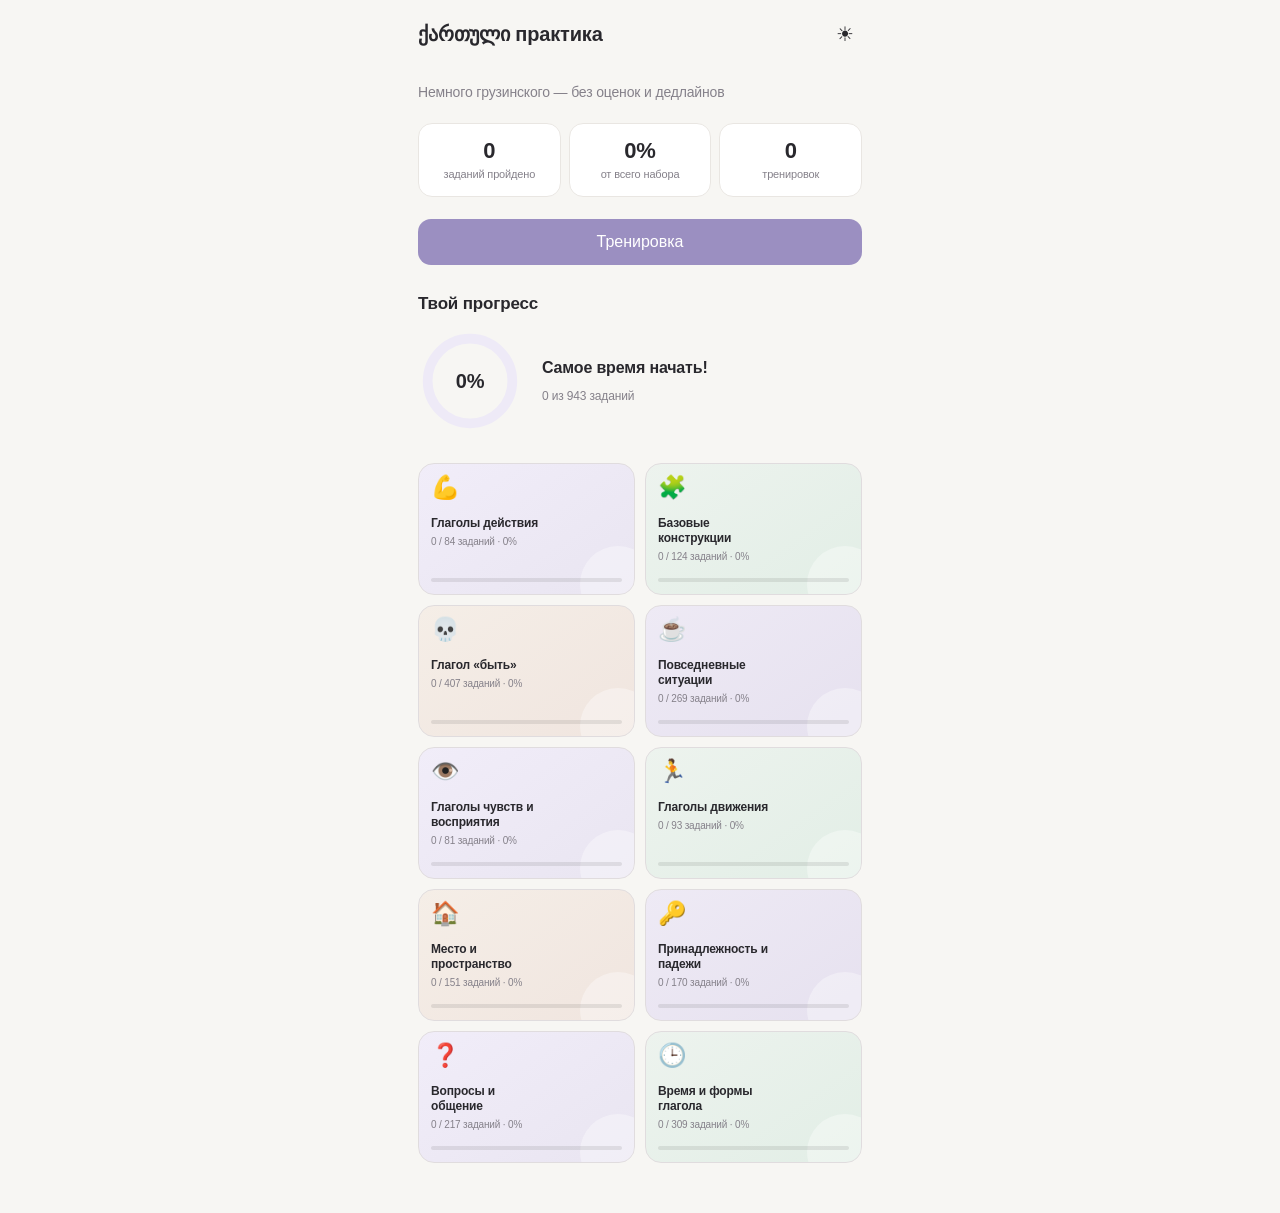
<file: index.html>
<!doctype html>
<html lang="ru" data-version="asset-hash">
<head>
  <!-- Yandex.Metrika counter -->
  <script type="text/javascript">
      (function(m,e,t,r,i,k,a){
          m[i]=m[i]||function(){(m[i].a=m[i].a||[]).push(arguments)};
          m[i].l=1*new Date();
          for (var j = 0; j < document.scripts.length; j++) {if (document.scripts[j].src === r) { return; }}
          k=e.createElement(t),a=e.getElementsByTagName(t)[0],k.async=1,k.src=r,a.parentNode.insertBefore(k,a)
      })(window, document,"script","https://mc.yandex.ru/metrika/tag.js?id=112838302", "ym");

      ym(112838302, "init", {ssr:true, webvisor:true, clickmap:true, ecommerce:"dataLayer", referrer: document.referrer, url: location.href, accurateTrackBounce:true, trackLinks:true});
  </script>
  <noscript><div><img src="https://mc.yandex.ru/watch/112838302" style="position:absolute; left:-9999px;" alt="" /></div></noscript>
  <!-- /Yandex.Metrika counter -->
  <meta charset="utf-8">
  <meta name="viewport" content="width=device-width,initial-scale=1,viewport-fit=cover">
  <meta name="theme-color" content="#f7f6f3">
  <link rel="icon" type="image/svg+xml" href="favicon.svg">
  <link rel="apple-touch-icon" href="favicon.svg">
  <title>ქართული — практика</title>
  <link rel="stylesheet" href="style.04146bbd.css">
</head>
<body>
  <main class="app" id="app" aria-live="polite"></main>
  <script src="app.6b173b82.js"></script>
</body>
</html>
</file>
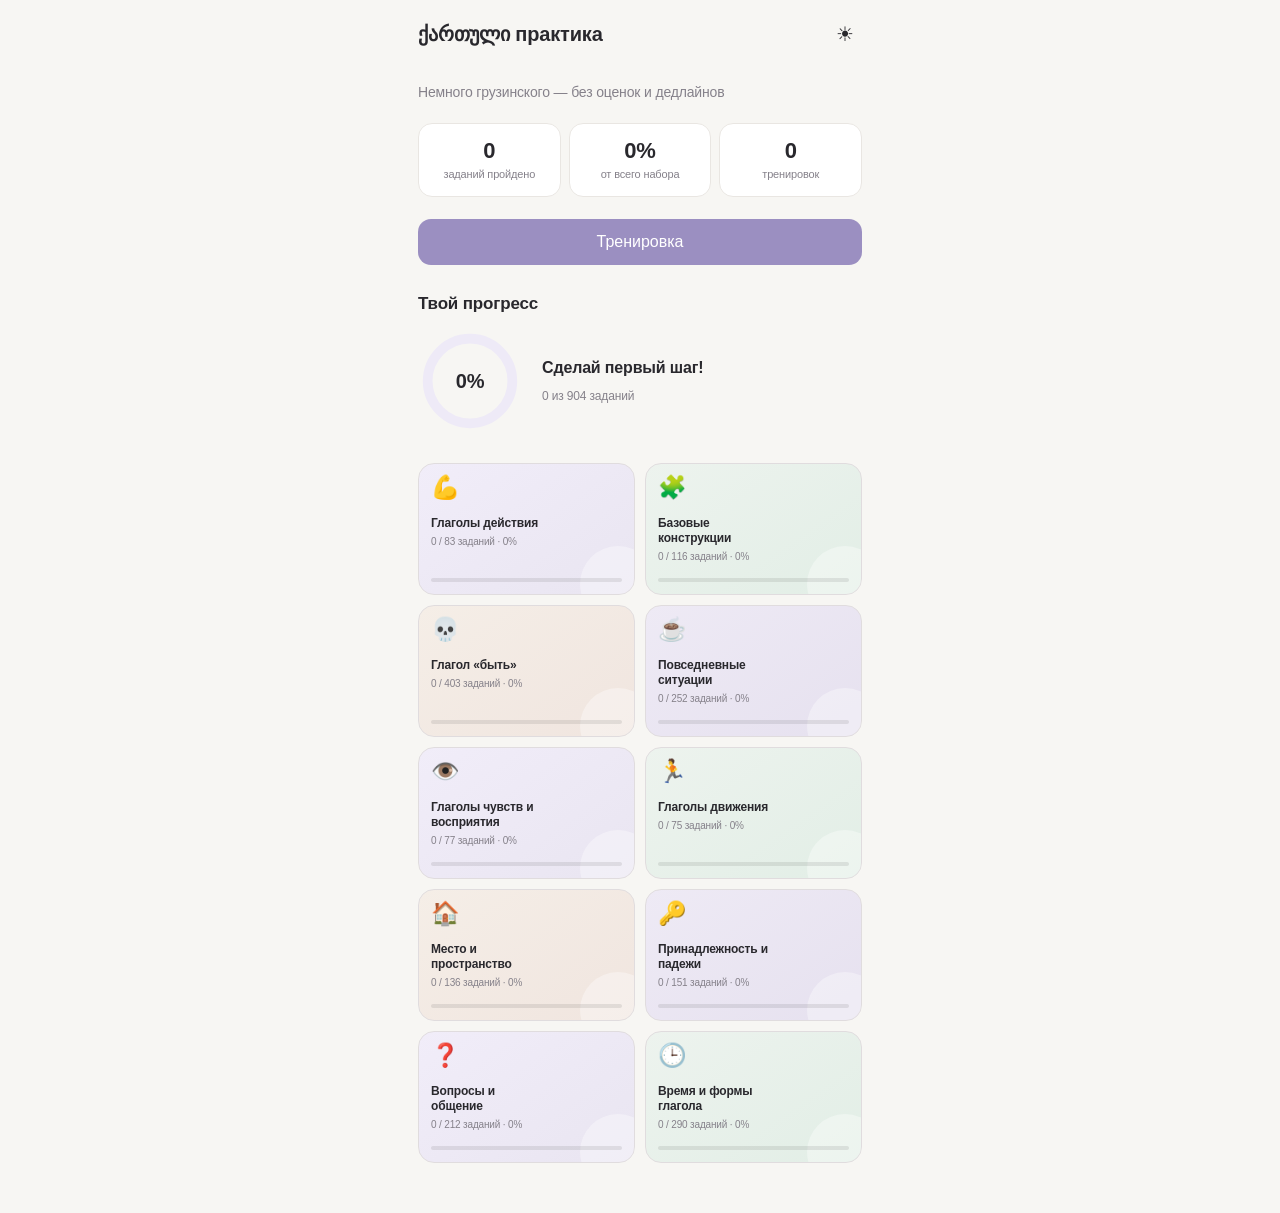
<file: simple_kartuli.html>
<!doctype html>
<html lang="ru" data-version="dev">
<head>
  <meta charset="utf-8">
  <meta name="viewport" content="width=device-width,initial-scale=1,viewport-fit=cover">
  <meta name="theme-color" content="#f7f6f3">
  <title>ქართული — практика</title>
  <link rel="stylesheet" href="style.css">
</head>
<body>
  <main class="app" id="app" aria-live="polite"></main>
  <script src="app.js"></script>
</body>
</html>
</file>
<file: style.04146bbd.css>
:root {
  --bg: #f7f6f3;
  --card: #fff;
  --text: #29282d;
  --muted: #85818a;
  --line: #e9e6e2;
  --accent: #9b8fc1;
  --accent-strong: #8778b3;
  --accent2: #eeeaf7;
  --good: #769b80;
  --bad: #b78383;
  --soft: #f0efed;
  --shadow: 0 6px 24px rgba(48, 42, 58, .055);
}

body.dark {
  --bg: #18191c;
  --card: #222327;
  --text: #eeeef0;
  --muted: #9d9ca3;
  --line: #323338;
  --accent: #aaa0ca;
  --accent-strong: #bbb0dc;
  --accent2: #302d3b;
  --good: #8eaf97;
  --bad: #c39393;
  --soft: #292a2f;
  --shadow: none;
}

* { box-sizing: border-box; }
html { background: var(--bg); }
body {
  margin: 0;
  min-width: 320px;
  background: var(--bg);
  color: var(--text);
  font-family: -apple-system, BlinkMacSystemFont, "Segoe UI", Roboto, "Noto Sans Georgian", "Noto Sans", sans-serif;
  font-weight: 400;
  letter-spacing: -.01em;
}
button, input, textarea { font: inherit; }
button { cursor: pointer; -webkit-tap-highlight-color: transparent; }
button:disabled { cursor: default; opacity: .45; }
.app {
  width: min(100%, 480px);
  min-height: 100dvh;
  margin: auto;
  padding: 0 18px 42px;
}
.exercise-screen { padding-bottom: 142px; }
.fade-in { animation: fade-in .24s ease both; }
.slide-in { animation: slide-in .27s cubic-bezier(.2,.8,.2,1) both; }
@keyframes fade-in { from { opacity: .35; } to { opacity: 1; } }
@keyframes slide-in { from { opacity: .7; transform: translateX(16px); } to { opacity: 1; transform: none; } }
@media (prefers-reduced-motion: reduce) {
  *, *::before, *::after { animation-duration: .01ms !important; transition-duration: .01ms !important; }
}

header {
  height: 68px;
  display: flex;
  align-items: center;
  justify-content: space-between;
  gap: 10px;
}
.logo { font-size: 20px; font-weight: 600; }
.header-title { flex: 1; font-weight: 600; font-size: 16px; }
.icon-button, .back-button {
  border: 0;
  background: transparent;
  color: var(--text);
  padding: 8px;
  display: grid;
  place-items: center;
}
.icon-button { font-size: 20px; }
.back-button { padding-left: 0; font-size: 24px; }
.icon { width: 20px; height: 20px; fill: none; stroke: currentColor; stroke-width: 1.8; stroke-linecap: round; stroke-linejoin: round; }

h1 { margin: 10px 0 7px; font-size: 26px; line-height: 1.2; letter-spacing: -.03em; }
h2 { margin: 28px 0 11px; font-size: 17px; line-height: 1.25; }
p { line-height: 1.5; }
.lead, .muted { color: var(--muted); font-size: 14px; }
.small { color: var(--muted); font-size: 12px; }
.section-label { margin: 24px 0 5px; font-size: 14px; font-weight: 600; }
.section-help { color: var(--muted); font-size: 12px; margin-bottom: 10px; }

.card {
  background: var(--card);
  border: 1px solid var(--line);
  border-radius: 17px;
  padding: 16px;
  margin: 11px 0;
  box-shadow: var(--shadow);
}
.card-button { width: 100%; color: inherit; text-align: left; }
.card-button:active, .primary:active, .secondary:active, .step-button:active { transform: scale(.992); }
.paused-card { border-color: color-mix(in srgb, var(--accent) 45%, var(--line)); background: color-mix(in srgb, var(--accent2) 45%, var(--card)); }
.paused-title { font-weight: 600; margin-bottom: 5px; }
.progress-line { display: flex; align-items: center; gap: 10px; margin-top: 12px; }
.progress-track { height: 4px; flex: 1; overflow: hidden; border-radius: 99px; background: var(--line); }
.progress-track i { display: block; height: 100%; border-radius: inherit; background: var(--accent); transition: width .25s ease; }
.progress-number { min-width: 39px; text-align: right; color: var(--muted); font-size: 12px; }

.progress-overview { display: flex; gap: 8px; margin: 20px 0 10px; }
.progress-widget { padding: 0; border: 0; background: transparent; box-shadow: none; }
.progress-widget .progress-overview { min-height: 112px; margin: 0; align-items: center; gap: 20px; }
.progress-ring { width: 104px; height: 104px; position: relative; display: grid; place-items: center; flex: none; }
.progress-ring svg { position: absolute; inset: 0; transform: rotate(-90deg); }
.progress-ring circle { fill: none; stroke-width: 8; }
.progress-ring .ring-track { stroke: var(--accent2); }
.progress-ring .ring-fill { stroke: var(--accent); stroke-linecap: round; stroke-dasharray: 220; transition: stroke-dashoffset .35s ease; }
.progress-ring b { font-size: 20px; }
.progress-copy { flex: 1; }
.progress-copy strong { display: block; margin-bottom: 7px; font-size: 16px; line-height: 1.35; }
.progress-copy span { color: var(--muted); font-size: 12px; line-height: 1.4; }
.progress-islands {
  display: grid;
  grid-template-columns: repeat(2, minmax(0, 1fr));
  gap: 10px;
  margin: 24px 0 0;
  padding: 2px 0 8px;
}
.progress-island {
  position: relative;
  min-width: 0;
  min-height: 132px;
  display: flex;
  flex-direction: column;
  align-items: flex-start;
  padding: 12px;
  overflow: hidden;
  border: 1px solid color-mix(in srgb, var(--accent) 12%, var(--line));
  border-radius: 16px;
  background: linear-gradient(145deg, #f1edf9, #e9e5f1);
}
.progress-island:nth-child(4n + 2) { background: linear-gradient(145deg, #edf3ee, #e2eee6); }
.progress-island:nth-child(4n + 3) { background: linear-gradient(145deg, #f5eee7, #f0e5df); }
.progress-island:nth-child(4n + 4) { background: linear-gradient(145deg, #eeeaf5, #e6e1ef); }
body.dark .progress-island { border-color: #3a3b42; background: #2a2b31; }
body.dark .progress-island:nth-child(4n + 2) { background: #29312e; }
body.dark .progress-island:nth-child(4n + 3) { background: #332d2d; }
body.dark .progress-island:nth-child(4n + 4) { background: #302d38; }

.progress-island::after {
  content: "";
  position: absolute;
  right: -22px;
  bottom: -28px;
  width: 76px;
  height: 76px;
  border-radius: 50%;
  background: rgba(255, 255, 255, .34);
}
body.dark .progress-island::after { background: rgba(255, 255, 255, .045); }
.progress-island-icon { position: relative; z-index: 1; color: var(--accent-strong); font-size: 23px; line-height: 1; }
.progress-island strong { position: relative; z-index: 1; max-width: 112px; margin-top: 17px; font-size: 12px; line-height: 1.25; }
.progress-island small { position: relative; z-index: 1; margin-top: 5px; color: var(--muted); font-size: 10px; line-height: 1.25; }
.progress-island-track { position: relative; z-index: 1; width: 100%; height: 4px; margin-top: auto; overflow: hidden; border-radius: 99px; background: rgba(41, 40, 45, .1); }
.progress-island-track b { display: block; height: 100%; border-radius: inherit; background: var(--accent); transition: width .25s ease; }

.stat { flex: 1; padding: 14px 8px; text-align: center; background: var(--card); border: 1px solid var(--line); border-radius: 14px; }
.stat b { display: block; font-size: 22px; font-weight: 600; }
.stat small { display: block; margin-top: 4px; color: var(--muted); font-size: 11px; line-height: 1.25; }
.cta { border-color: color-mix(in srgb, var(--accent) 55%, var(--line)); background: var(--accent2); }
.cta strong { display: block; font-size: 14px; line-height: 1.4; }
.cta p { margin: 7px 0 0; color: var(--muted); font-size: 13px; }

.primary, .secondary {
  width: 100%;
  border-radius: 13px;
  padding: 14px;
  border: 0;
  margin-top: 12px;
  transition: transform .16s ease, background .16s ease;
}
.primary { background: var(--accent); color: #fff; }
.primary:hover { background: var(--accent-strong); }
.secondary { background: var(--soft); color: var(--text); }
.text-button { border: 0; background: transparent; color: var(--accent-strong); padding: 9px 0; }

.topic-cloud { display: flex; flex-wrap: wrap; gap: 7px; margin: 9px 0 26px; }
.topic-chip {
  display: inline-flex;
  align-items: center;
  gap: 6px;
  min-height: 36px;
  padding: 7px 10px;
  border: 1px solid var(--line);
  border-radius: 11px;
  background: var(--card);
  color: var(--text);
  font-size: 13px;
  transition: .18s ease;
}
.topic-chip.selected { border-color: var(--accent); background: var(--accent2); color: var(--accent-strong); }
.topic-chip .check { display: none; }
.topic-chip.selected .check { display: inline; }
.quantity-panel { padding: 12px; border: 1px solid color-mix(in srgb, var(--accent) 18%, var(--line)); border-radius: 17px; background: var(--accent2); }
.stepper { display: grid; grid-template-columns: 46px 1fr 46px; align-items: center; }
.step-button { width: 46px; height: 46px; border: 0; border-radius: 50%; background: var(--card); color: var(--text); box-shadow: 0 1px 4px rgba(40, 35, 50, .05); font-size: 23px; transition: transform .16s ease; }
.step-value { text-align: center; font-size: 30px; font-weight: 550; }
.presets { display: grid; grid-template-columns: repeat(4, 1fr); gap: 7px; margin-top: 11px; }
.preset { border: 0; border-radius: 9px; padding: 8px 4px; background: color-mix(in srgb, var(--card) 58%, transparent); color: var(--muted); font-size: 12px; }
.preset.selected { color: var(--accent-strong); background: var(--card); box-shadow: 0 1px 4px rgba(40, 35, 50, .05); }
.difficulty-panel { padding: 14px 14px 11px; border: 1px solid color-mix(in srgb, var(--accent) 18%, var(--line)); border-radius: 17px; background: var(--accent2); }
.difficulty-heading { display: grid; grid-template-columns: 1fr auto 1fr; align-items: center; gap: 8px; color: var(--muted); font-size: 12px; }
.difficulty-heading strong { color: var(--accent-strong); font-size: 12px; font-weight: 600; text-align: center; }
.difficulty-heading span:last-child { text-align: right; }
.difficulty-slider { display: block; width: 100%; height: 24px; margin: 9px 0 1px; appearance: none; background: transparent; cursor: grab; }
.difficulty-slider:active { cursor: grabbing; }
.difficulty-slider::-webkit-slider-runnable-track { height: 4px; border-radius: 99px; background: linear-gradient(to right, var(--accent-strong) 0 var(--difficulty-progress), color-mix(in srgb, var(--accent) 28%, var(--line)) var(--difficulty-progress) 100%); }
.difficulty-slider::-webkit-slider-thumb { width: 20px; height: 20px; margin-top: -8px; appearance: none; border: 3px solid var(--card); border-radius: 50%; background: var(--accent-strong); box-shadow: 0 1px 5px rgba(40, 35, 50, .2); }
.difficulty-slider::-moz-range-track { height: 4px; border-radius: 99px; background: color-mix(in srgb, var(--accent) 28%, var(--line)); }
.difficulty-slider::-moz-range-progress { height: 4px; border-radius: 99px; background: var(--accent-strong); }
.difficulty-slider::-moz-range-thumb { width: 14px; height: 14px; border: 3px solid var(--card); border-radius: 50%; background: var(--accent-strong); box-shadow: 0 1px 5px rgba(40, 35, 50, .2); }

.training-top { display: flex; align-items: center; gap: 10px; margin-top: 3px; }
.training-top span { color: var(--muted); font-size: 13px; white-space: nowrap; }
.exercise-topic { margin-top: 24px; color: var(--muted); font-size: 12px; }
.task-instruction { margin-top: 13px; color: var(--muted); font-size: 14px; line-height: 1.4; }
.question { margin: 12px 0 20px; font-size: 25px; line-height: 1.36; }
.field-label { display: block; margin: 16px 0 7px; color: var(--muted); font-size: 13px; }
textarea {
  display: block;
  width: 100%;
  min-height: 104px;
  resize: vertical;
  padding: 13px;
  border: 1px solid var(--line);
  border-radius: 13px;
  outline: none;
  background: var(--card);
  color: var(--text);
  font-size: 16px;
  line-height: 1.5;
  transition: border-color .18s ease, box-shadow .18s ease;
}
textarea:focus { border-color: var(--accent); box-shadow: 0 0 0 3px color-mix(in srgb, var(--accent) 14%, transparent); }
.autosave-note { margin-top: 7px; color: var(--muted); font-size: 11px; }
.answer-panel { margin-top: 15px; padding: 14px; border: 1px solid transparent; border-radius: 13px; background: var(--accent2); animation: answer-in .28s cubic-bezier(.2,.8,.2,1) both; }
.answer-panel.answer-correct { border-color: color-mix(in srgb, var(--good) 38%, var(--line)); background: color-mix(in srgb, var(--good) 14%, var(--card)); animation: answer-in .28s cubic-bezier(.2,.8,.2,1) both, answer-correct .7s ease-out .1s both; }
.answer-panel.answer-incorrect { border-color: color-mix(in srgb, var(--bad) 38%, var(--line)); background: color-mix(in srgb, var(--bad) 12%, var(--card)); animation: answer-in .28s cubic-bezier(.2,.8,.2,1) both, answer-incorrect .7s ease-out .1s both; }
@keyframes answer-in { from { opacity: 0; transform: translateY(8px); } to { opacity: 1; transform: none; } }
@keyframes answer-correct { 0% { box-shadow: 0 0 0 0 color-mix(in srgb, var(--good) 0%, transparent); } 45% { box-shadow: 0 0 0 5px color-mix(in srgb, var(--good) 15%, transparent); } 100% { box-shadow: 0 0 0 0 color-mix(in srgb, var(--good) 0%, transparent); } }
@keyframes answer-incorrect { 0% { box-shadow: 0 0 0 0 color-mix(in srgb, var(--bad) 0%, transparent); } 45% { box-shadow: 0 0 0 5px color-mix(in srgb, var(--bad) 13%, transparent); } 100% { box-shadow: 0 0 0 0 color-mix(in srgb, var(--bad) 0%, transparent); } }
.answer-label { margin-bottom: 7px; color: var(--muted); font-size: 11px; }
.answer { font-family: "Noto Sans Georgian", sans-serif; font-size: 19px; line-height: 1.5; }
.answer + .answer { margin-top: 9px; padding-top: 9px; border-top: 1px solid color-mix(in srgb, var(--accent) 20%, transparent); }
.exercise-actions {
  position: fixed;
  z-index: 10;
  left: 50%;
  bottom: 0;
  width: min(480px, 100%);
  display: grid;
  gap: 8px;
  padding: 10px 18px calc(10px + env(safe-area-inset-bottom));
  transform: translateX(-50%);
  border-top: 1px solid var(--line);
  background: color-mix(in srgb, var(--bg) 94%, transparent);
  backdrop-filter: blur(12px);
}
.exercise-actions .primary { margin-top: 0; }
.result-button { min-height: 52px; padding: 9px; border: 1px solid var(--line); border-radius: 13px; background: var(--card); color: var(--text); font-size: 13px; line-height: 1.25; }
.exercise-actions .result-button { width: 100%; }
.result-button.good { border-color: color-mix(in srgb, var(--good) 50%, var(--line)); }
.result-button.needs { border-color: color-mix(in srgb, var(--bad) 50%, var(--line)); }
.result-button:hover { background: var(--soft); }

.completion { padding-top: 34px; text-align: center; }
.big-check { width: 78px; height: 78px; display: grid; place-items: center; margin: 20px auto; border-radius: 50%; background: var(--accent2); color: var(--accent); font-size: 38px; }
.completion h1 { margin-top: 0; }
.completion .stats { text-align: center; }
.error { margin-top: 30px; padding: 18px; border: 1px solid color-mix(in srgb, var(--bad) 45%, var(--line)); border-radius: 15px; background: color-mix(in srgb, var(--bad) 8%, var(--card)); }
.empty { padding: 50px 20px; text-align: center; color: var(--muted); }
.loading-screen { min-height: 100dvh; display: flex; flex-direction: column; align-items: center; justify-content: center; color: var(--muted); text-align: center; }
.georgian-loader { display: flex; gap: 2px; min-height: 64px; align-items: center; color: var(--accent); font-family: "Noto Sans Georgian", sans-serif; font-size: 38px; font-weight: 600; letter-spacing: -.08em; }
.georgian-loader span { display: inline-block; animation: georgian-letter 1.5s cubic-bezier(.45,0,.35,1) infinite; }
.georgian-loader span:nth-child(2) { animation-delay: .08s; }
.georgian-loader span:nth-child(3) { animation-delay: .16s; }
.georgian-loader span:nth-child(4) { animation-delay: .24s; }
.georgian-loader span:nth-child(5) { animation-delay: .32s; }
.georgian-loader span:nth-child(6) { animation-delay: .40s; }
.georgian-loader span:nth-child(7) { animation-delay: .48s; }
@keyframes georgian-letter { 0%, 100% { opacity: .34; transform: translateY(5px) scale(.94); color: var(--muted); } 35% { opacity: 1; transform: translateY(-5px) scale(1.06); color: var(--accent); } 62% { opacity: .76; transform: translateY(0) scale(1); } }
.loading-title { margin-top: 16px; color: var(--text); font-size: 15px; font-weight: 600; }
.loading-subtitle { margin-top: 5px; color: var(--muted); font-size: 12px; }
.loading-track { width: 128px; height: 3px; margin-top: 22px; overflow: hidden; border-radius: 99px; background: var(--accent2); }
.loading-track i { display: block; width: 42%; height: 100%; border-radius: inherit; background: var(--accent); animation: loading-track 1.25s ease-in-out infinite; }
@keyframes loading-track { 0% { transform: translateX(-120%); } 50%, 70% { transform: translateX(150%); } 100% { transform: translateX(280%); } }

@media (max-width: 360px) {
  .app { padding-left: 14px; padding-right: 14px; }
  h1 { font-size: 24px; }
  .question { font-size: 23px; }
}
</file>
<file: style.css>
:root {
  --bg: #f7f6f3;
  --card: #fff;
  --text: #29282d;
  --muted: #85818a;
  --line: #e9e6e2;
  --accent: #9b8fc1;
  --accent-strong: #8778b3;
  --accent2: #eeeaf7;
  --good: #769b80;
  --bad: #b78383;
  --soft: #f0efed;
  --shadow: 0 6px 24px rgba(48, 42, 58, .055);
}

body.dark {
  --bg: #18191c;
  --card: #222327;
  --text: #eeeef0;
  --muted: #9d9ca3;
  --line: #323338;
  --accent: #aaa0ca;
  --accent-strong: #bbb0dc;
  --accent2: #302d3b;
  --good: #8eaf97;
  --bad: #c39393;
  --soft: #292a2f;
  --shadow: none;
}

* { box-sizing: border-box; }
html { background: var(--bg); }
body {
  margin: 0;
  min-width: 320px;
  background: var(--bg);
  color: var(--text);
  font-family: -apple-system, BlinkMacSystemFont, "Segoe UI", Roboto, "Noto Sans Georgian", "Noto Sans", sans-serif;
  font-weight: 400;
  letter-spacing: -.01em;
}
button, input, textarea { font: inherit; }
button { cursor: pointer; -webkit-tap-highlight-color: transparent; }
button:disabled { cursor: default; opacity: .45; }
.app {
  width: min(100%, 480px);
  min-height: 100dvh;
  margin: auto;
  padding: 0 18px 42px;
}
.exercise-screen { padding-bottom: 142px; }
.fade-in { animation: fade-in .24s ease both; }
.slide-in { animation: slide-in .27s cubic-bezier(.2,.8,.2,1) both; }
@keyframes fade-in { from { opacity: .35; } to { opacity: 1; } }
@keyframes slide-in { from { opacity: .7; transform: translateX(16px); } to { opacity: 1; transform: none; } }
@media (prefers-reduced-motion: reduce) {
  *, *::before, *::after { animation-duration: .01ms !important; transition-duration: .01ms !important; }
}

header {
  height: 68px;
  display: flex;
  align-items: center;
  justify-content: space-between;
  gap: 10px;
}
.logo { font-size: 20px; font-weight: 600; }
.header-title { flex: 1; font-weight: 600; font-size: 16px; }
.icon-button, .back-button {
  border: 0;
  background: transparent;
  color: var(--text);
  padding: 8px;
  display: grid;
  place-items: center;
}
.icon-button { font-size: 20px; }
.back-button { padding-left: 0; font-size: 24px; }
.icon { width: 20px; height: 20px; fill: none; stroke: currentColor; stroke-width: 1.8; stroke-linecap: round; stroke-linejoin: round; }

h1 { margin: 10px 0 7px; font-size: 26px; line-height: 1.2; letter-spacing: -.03em; }
h2 { margin: 28px 0 11px; font-size: 17px; line-height: 1.25; }
p { line-height: 1.5; }
.lead, .muted { color: var(--muted); font-size: 14px; }
.small { color: var(--muted); font-size: 12px; }
.section-label { margin: 24px 0 5px; font-size: 14px; font-weight: 600; }
.section-help { color: var(--muted); font-size: 12px; margin-bottom: 10px; }

.card {
  background: var(--card);
  border: 1px solid var(--line);
  border-radius: 17px;
  padding: 16px;
  margin: 11px 0;
  box-shadow: var(--shadow);
}
.card-button { width: 100%; color: inherit; text-align: left; }
.card-button:active, .primary:active, .secondary:active, .step-button:active { transform: scale(.992); }
.paused-card { border-color: color-mix(in srgb, var(--accent) 45%, var(--line)); background: color-mix(in srgb, var(--accent2) 45%, var(--card)); }
.paused-title { font-weight: 600; margin-bottom: 5px; }
.progress-line { display: flex; align-items: center; gap: 10px; margin-top: 12px; }
.progress-track { height: 4px; flex: 1; overflow: hidden; border-radius: 99px; background: var(--line); }
.progress-track i { display: block; height: 100%; border-radius: inherit; background: var(--accent); transition: width .25s ease; }
.progress-number { min-width: 39px; text-align: right; color: var(--muted); font-size: 12px; }

.progress-overview { display: flex; gap: 8px; margin: 20px 0 10px; }
.progress-widget { padding: 0; border: 0; background: transparent; box-shadow: none; }
.progress-widget .progress-overview { min-height: 112px; margin: 0; align-items: center; gap: 20px; }
.progress-ring { width: 104px; height: 104px; position: relative; display: grid; place-items: center; flex: none; }
.progress-ring svg { position: absolute; inset: 0; transform: rotate(-90deg); }
.progress-ring circle { fill: none; stroke-width: 8; }
.progress-ring .ring-track { stroke: var(--accent2); }
.progress-ring .ring-fill { stroke: var(--accent); stroke-linecap: round; stroke-dasharray: 220; transition: stroke-dashoffset .35s ease; }
.progress-ring b { font-size: 20px; }
.progress-copy { flex: 1; }
.progress-copy strong { display: block; margin-bottom: 7px; font-size: 16px; line-height: 1.35; }
.progress-copy span { color: var(--muted); font-size: 12px; line-height: 1.4; }
.progress-islands {
  display: grid;
  grid-template-columns: repeat(2, minmax(0, 1fr));
  gap: 10px;
  margin: 24px 0 0;
  padding: 2px 0 8px;
}
.progress-island {
  position: relative;
  min-width: 0;
  min-height: 132px;
  display: flex;
  flex-direction: column;
  align-items: flex-start;
  padding: 12px;
  overflow: hidden;
  border: 1px solid color-mix(in srgb, var(--accent) 12%, var(--line));
  border-radius: 16px;
  background: linear-gradient(145deg, #f1edf9, #e9e5f1);
}
.progress-island:nth-child(4n + 2) { background: linear-gradient(145deg, #edf3ee, #e2eee6); }
.progress-island:nth-child(4n + 3) { background: linear-gradient(145deg, #f5eee7, #f0e5df); }
.progress-island:nth-child(4n + 4) { background: linear-gradient(145deg, #eeeaf5, #e6e1ef); }
body.dark .progress-island { border-color: #3a3b42; background: #2a2b31; }
body.dark .progress-island:nth-child(4n + 2) { background: #29312e; }
body.dark .progress-island:nth-child(4n + 3) { background: #332d2d; }
body.dark .progress-island:nth-child(4n + 4) { background: #302d38; }

.progress-island::after {
  content: "";
  position: absolute;
  right: -22px;
  bottom: -28px;
  width: 76px;
  height: 76px;
  border-radius: 50%;
  background: rgba(255, 255, 255, .34);
}
body.dark .progress-island::after { background: rgba(255, 255, 255, .045); }
.progress-island-icon { position: relative; z-index: 1; color: var(--accent-strong); font-size: 23px; line-height: 1; }
.progress-island strong { position: relative; z-index: 1; max-width: 112px; margin-top: 17px; font-size: 12px; line-height: 1.25; }
.progress-island small { position: relative; z-index: 1; margin-top: 5px; color: var(--muted); font-size: 10px; line-height: 1.25; }
.progress-island-track { position: relative; z-index: 1; width: 100%; height: 4px; margin-top: auto; overflow: hidden; border-radius: 99px; background: rgba(41, 40, 45, .1); }
.progress-island-track b { display: block; height: 100%; border-radius: inherit; background: var(--accent); transition: width .25s ease; }

.stat { flex: 1; padding: 14px 8px; text-align: center; background: var(--card); border: 1px solid var(--line); border-radius: 14px; }
.stat b { display: block; font-size: 22px; font-weight: 600; }
.stat small { display: block; margin-top: 4px; color: var(--muted); font-size: 11px; line-height: 1.25; }
.cta { border-color: color-mix(in srgb, var(--accent) 55%, var(--line)); background: var(--accent2); }
.cta strong { display: block; font-size: 14px; line-height: 1.4; }
.cta p { margin: 7px 0 0; color: var(--muted); font-size: 13px; }

.primary, .secondary {
  width: 100%;
  border-radius: 13px;
  padding: 14px;
  border: 0;
  margin-top: 12px;
  transition: transform .16s ease, background .16s ease;
}
.primary { background: var(--accent); color: #fff; }
.primary:hover { background: var(--accent-strong); }
.secondary { background: var(--soft); color: var(--text); }
.text-button { border: 0; background: transparent; color: var(--accent-strong); padding: 9px 0; }

.topic-cloud { display: flex; flex-wrap: wrap; gap: 7px; margin: 9px 0 26px; }
.topic-chip {
  display: inline-flex;
  align-items: center;
  gap: 6px;
  min-height: 36px;
  padding: 7px 10px;
  border: 1px solid var(--line);
  border-radius: 11px;
  background: var(--card);
  color: var(--text);
  font-size: 13px;
  transition: .18s ease;
}
.topic-chip.selected { border-color: var(--accent); background: var(--accent2); color: var(--accent-strong); }
.topic-chip .check { display: none; }
.topic-chip.selected .check { display: inline; }
.quantity-panel { padding: 12px; border: 1px solid color-mix(in srgb, var(--accent) 18%, var(--line)); border-radius: 17px; background: var(--accent2); }
.stepper { display: grid; grid-template-columns: 46px 1fr 46px; align-items: center; }
.step-button { width: 46px; height: 46px; border: 0; border-radius: 50%; background: var(--card); color: var(--text); box-shadow: 0 1px 4px rgba(40, 35, 50, .05); font-size: 23px; transition: transform .16s ease; }
.step-value { text-align: center; font-size: 30px; font-weight: 550; }
.presets { display: grid; grid-template-columns: repeat(4, 1fr); gap: 7px; margin-top: 11px; }
.preset { border: 0; border-radius: 9px; padding: 8px 4px; background: color-mix(in srgb, var(--card) 58%, transparent); color: var(--muted); font-size: 12px; }
.preset.selected { color: var(--accent-strong); background: var(--card); box-shadow: 0 1px 4px rgba(40, 35, 50, .05); }

.training-top { display: flex; align-items: center; gap: 10px; margin-top: 3px; }
.training-top span { color: var(--muted); font-size: 13px; white-space: nowrap; }
.exercise-topic { margin-top: 24px; color: var(--muted); font-size: 12px; }
.task-instruction { margin-top: 13px; color: var(--muted); font-size: 14px; line-height: 1.4; }
.question { margin: 12px 0 20px; font-size: 25px; line-height: 1.36; }
.field-label { display: block; margin: 16px 0 7px; color: var(--muted); font-size: 13px; }
textarea {
  display: block;
  width: 100%;
  min-height: 104px;
  resize: vertical;
  padding: 13px;
  border: 1px solid var(--line);
  border-radius: 13px;
  outline: none;
  background: var(--card);
  color: var(--text);
  font-size: 16px;
  line-height: 1.5;
  transition: border-color .18s ease, box-shadow .18s ease;
}
textarea:focus { border-color: var(--accent); box-shadow: 0 0 0 3px color-mix(in srgb, var(--accent) 14%, transparent); }
.autosave-note { margin-top: 7px; color: var(--muted); font-size: 11px; }
.answer-panel { margin-top: 15px; padding: 14px; border: 1px solid transparent; border-radius: 13px; background: var(--accent2); animation: answer-in .28s cubic-bezier(.2,.8,.2,1) both; }
.answer-panel.answer-correct { border-color: color-mix(in srgb, var(--good) 38%, var(--line)); background: color-mix(in srgb, var(--good) 14%, var(--card)); animation: answer-in .28s cubic-bezier(.2,.8,.2,1) both, answer-correct .7s ease-out .1s both; }
.answer-panel.answer-incorrect { border-color: color-mix(in srgb, var(--bad) 38%, var(--line)); background: color-mix(in srgb, var(--bad) 12%, var(--card)); animation: answer-in .28s cubic-bezier(.2,.8,.2,1) both, answer-incorrect .7s ease-out .1s both; }
@keyframes answer-in { from { opacity: 0; transform: translateY(8px); } to { opacity: 1; transform: none; } }
@keyframes answer-correct { 0% { box-shadow: 0 0 0 0 color-mix(in srgb, var(--good) 0%, transparent); } 45% { box-shadow: 0 0 0 5px color-mix(in srgb, var(--good) 15%, transparent); } 100% { box-shadow: 0 0 0 0 color-mix(in srgb, var(--good) 0%, transparent); } }
@keyframes answer-incorrect { 0% { box-shadow: 0 0 0 0 color-mix(in srgb, var(--bad) 0%, transparent); } 45% { box-shadow: 0 0 0 5px color-mix(in srgb, var(--bad) 13%, transparent); } 100% { box-shadow: 0 0 0 0 color-mix(in srgb, var(--bad) 0%, transparent); } }
.answer-label { margin-bottom: 7px; color: var(--muted); font-size: 11px; }
.answer { font-family: "Noto Sans Georgian", sans-serif; font-size: 19px; line-height: 1.5; }
.answer + .answer { margin-top: 9px; padding-top: 9px; border-top: 1px solid color-mix(in srgb, var(--accent) 20%, transparent); }
.exercise-actions {
  position: fixed;
  z-index: 10;
  left: 50%;
  bottom: 0;
  width: min(480px, 100%);
  display: grid;
  gap: 8px;
  padding: 10px 18px calc(10px + env(safe-area-inset-bottom));
  transform: translateX(-50%);
  border-top: 1px solid var(--line);
  background: color-mix(in srgb, var(--bg) 94%, transparent);
  backdrop-filter: blur(12px);
}
.exercise-actions .primary { margin-top: 0; }
.result-button { min-height: 52px; padding: 9px; border: 1px solid var(--line); border-radius: 13px; background: var(--card); color: var(--text); font-size: 13px; line-height: 1.25; }
.exercise-actions .result-button { width: 100%; }
.result-button.good { border-color: color-mix(in srgb, var(--good) 50%, var(--line)); }
.result-button.needs { border-color: color-mix(in srgb, var(--bad) 50%, var(--line)); }
.result-button:hover { background: var(--soft); }

.completion { padding-top: 34px; text-align: center; }
.big-check { width: 78px; height: 78px; display: grid; place-items: center; margin: 20px auto; border-radius: 50%; background: var(--accent2); color: var(--accent); font-size: 38px; }
.completion h1 { margin-top: 0; }
.completion .stats { text-align: center; }
.error { margin-top: 30px; padding: 18px; border: 1px solid color-mix(in srgb, var(--bad) 45%, var(--line)); border-radius: 15px; background: color-mix(in srgb, var(--bad) 8%, var(--card)); }
.empty { padding: 50px 20px; text-align: center; color: var(--muted); }
.loading-screen { min-height: 100dvh; display: flex; flex-direction: column; align-items: center; justify-content: center; color: var(--muted); text-align: center; }
.georgian-loader { display: flex; gap: 2px; min-height: 64px; align-items: center; color: var(--accent); font-family: "Noto Sans Georgian", sans-serif; font-size: 38px; font-weight: 600; letter-spacing: -.08em; }
.georgian-loader span { display: inline-block; animation: georgian-letter 1.5s cubic-bezier(.45,0,.35,1) infinite; }
.georgian-loader span:nth-child(2) { animation-delay: .08s; }
.georgian-loader span:nth-child(3) { animation-delay: .16s; }
.georgian-loader span:nth-child(4) { animation-delay: .24s; }
.georgian-loader span:nth-child(5) { animation-delay: .32s; }
.georgian-loader span:nth-child(6) { animation-delay: .40s; }
.georgian-loader span:nth-child(7) { animation-delay: .48s; }
@keyframes georgian-letter { 0%, 100% { opacity: .34; transform: translateY(5px) scale(.94); color: var(--muted); } 35% { opacity: 1; transform: translateY(-5px) scale(1.06); color: var(--accent); } 62% { opacity: .76; transform: translateY(0) scale(1); } }
.loading-title { margin-top: 16px; color: var(--text); font-size: 15px; font-weight: 600; }
.loading-subtitle { margin-top: 5px; color: var(--muted); font-size: 12px; }
.loading-track { width: 128px; height: 3px; margin-top: 22px; overflow: hidden; border-radius: 99px; background: var(--accent2); }
.loading-track i { display: block; width: 42%; height: 100%; border-radius: inherit; background: var(--accent); animation: loading-track 1.25s ease-in-out infinite; }
@keyframes loading-track { 0% { transform: translateX(-120%); } 50%, 70% { transform: translateX(150%); } 100% { transform: translateX(280%); } }

@media (max-width: 360px) {
  .app { padding-left: 14px; padding-right: 14px; }
  h1 { font-size: 24px; }
  .question { font-size: 23px; }
}
</file>
